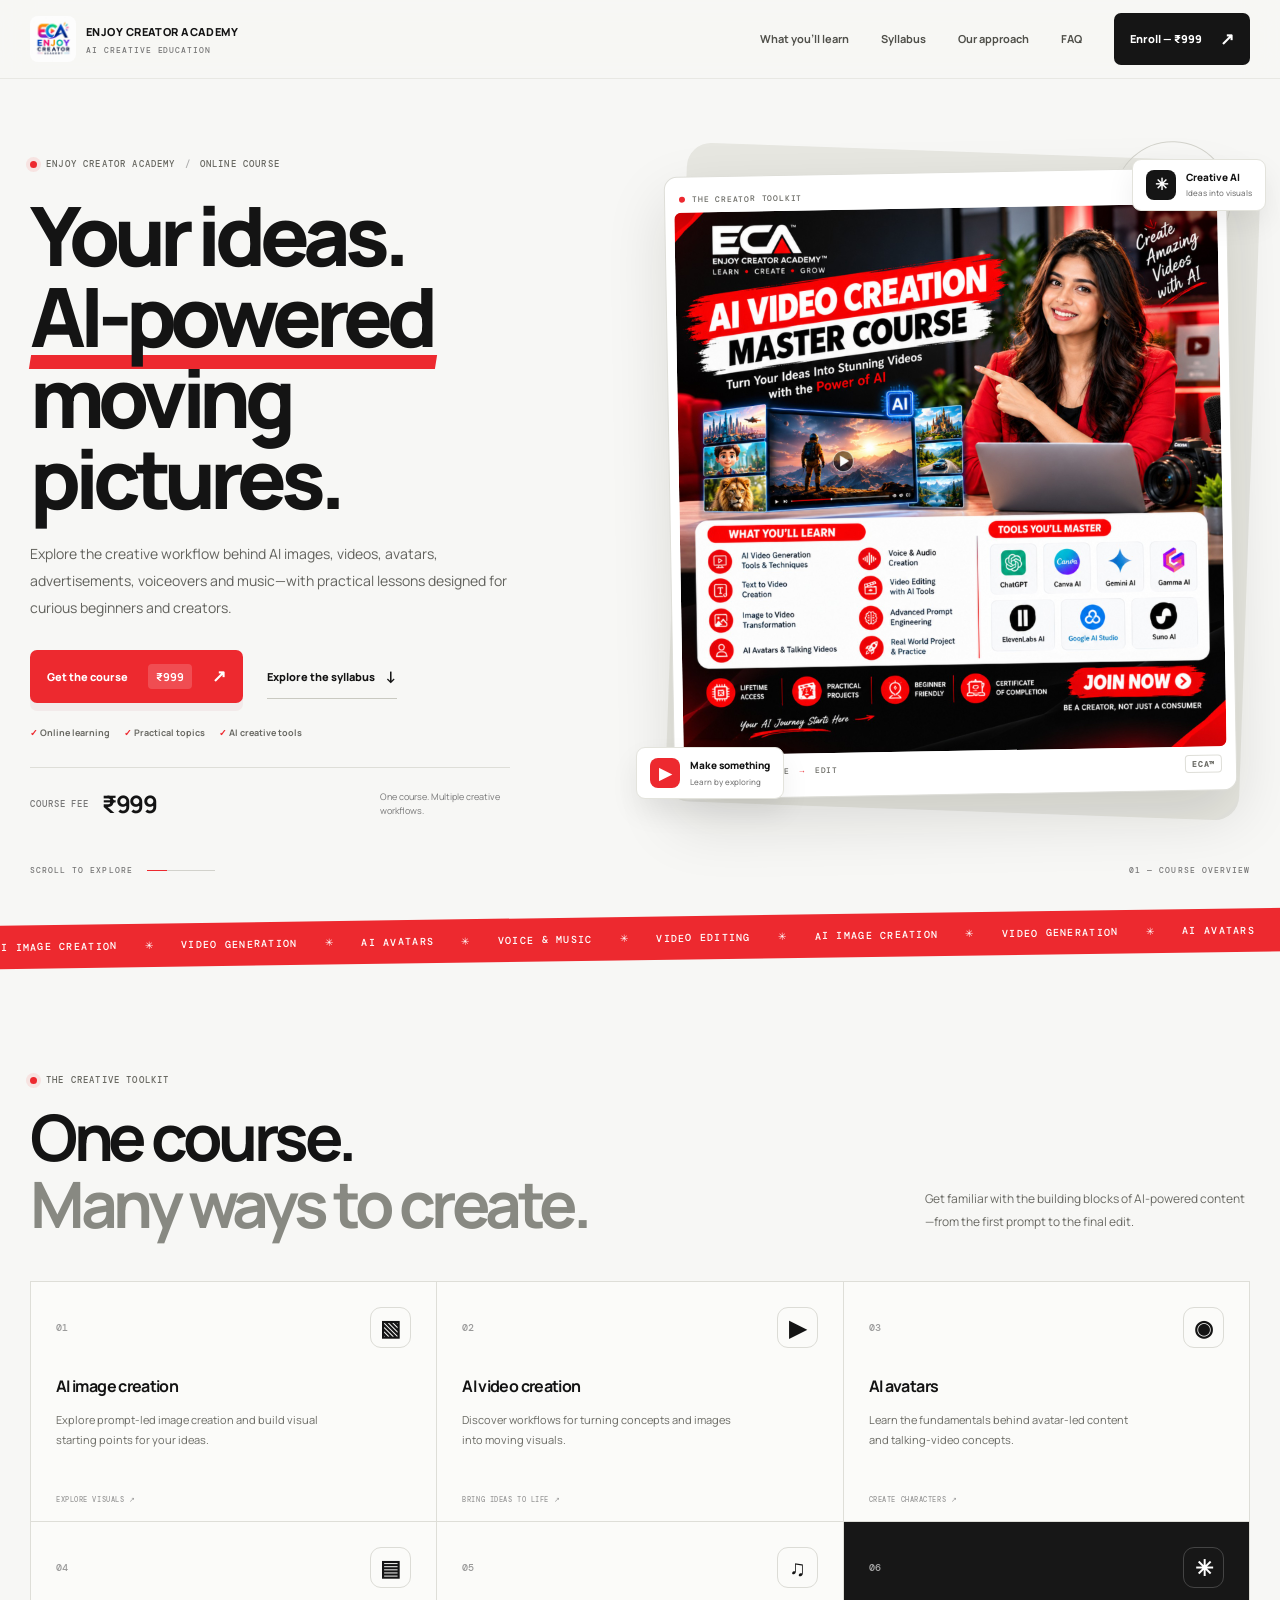
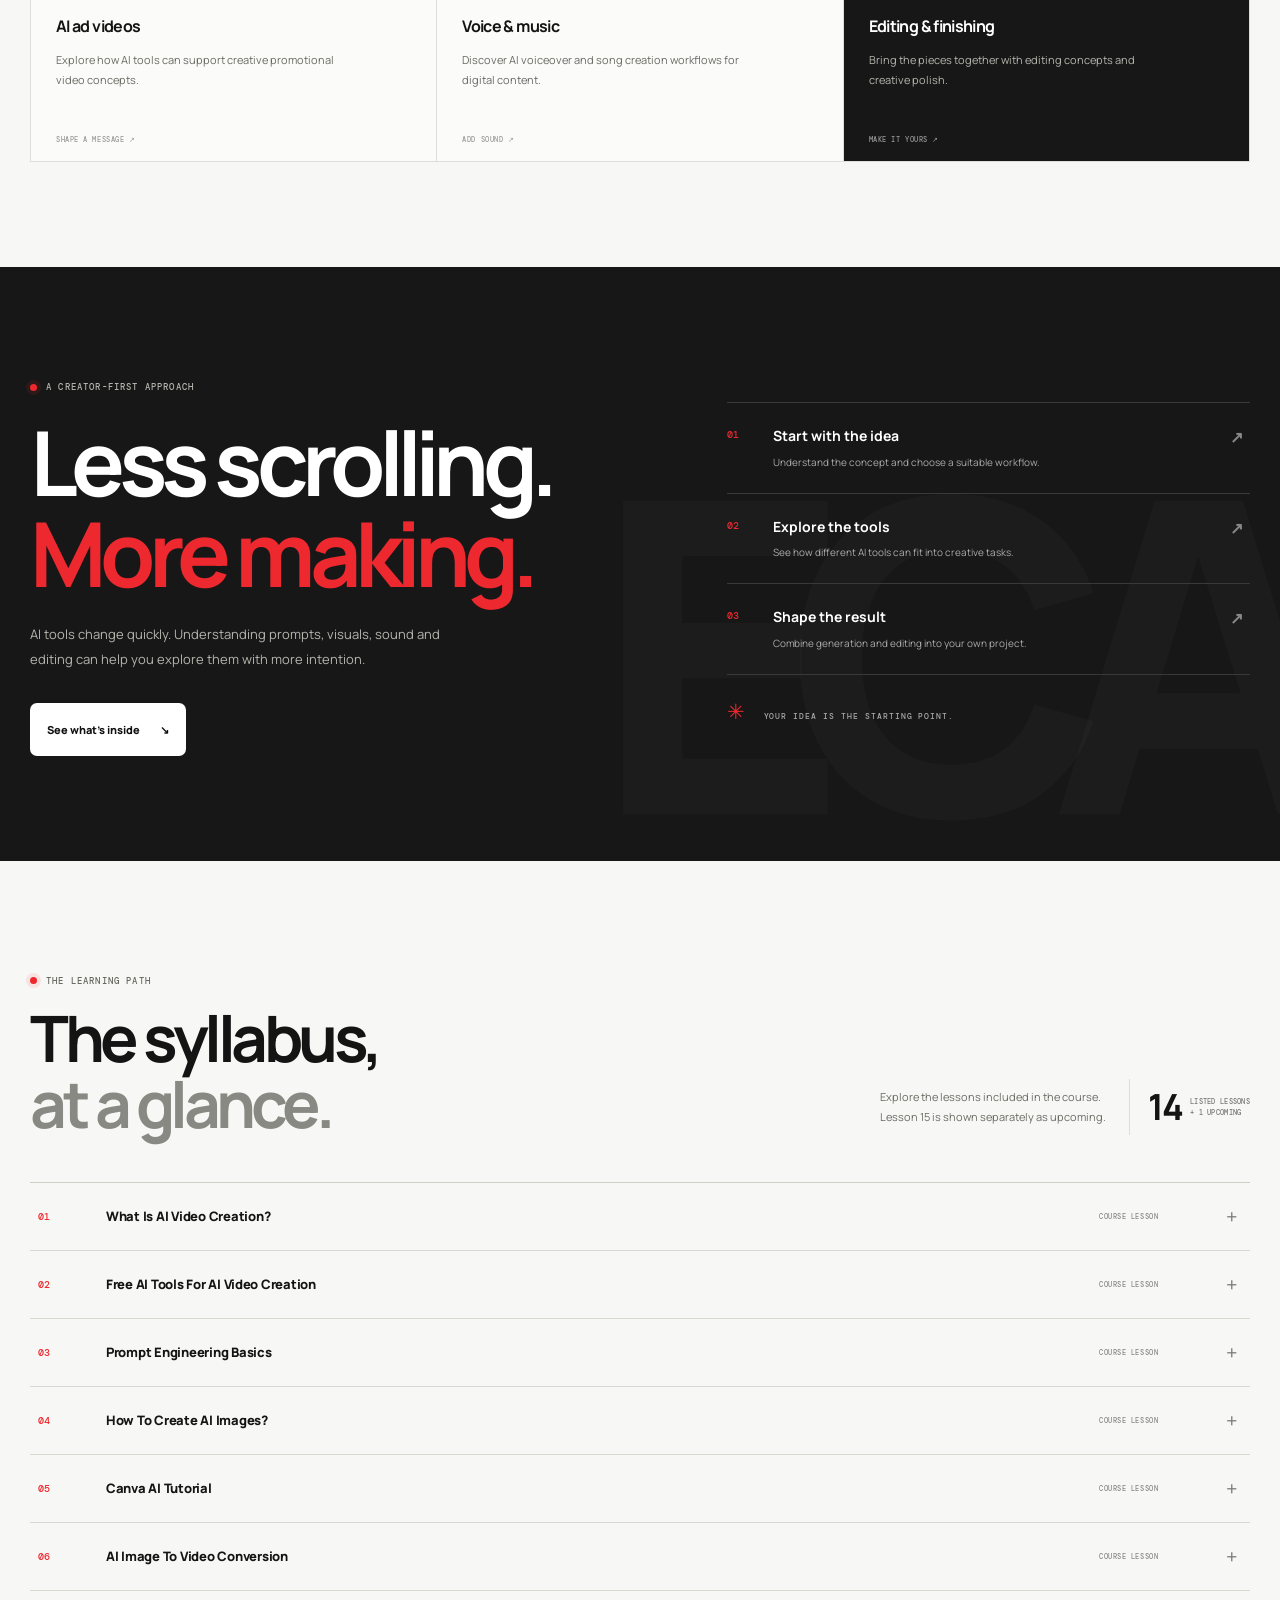
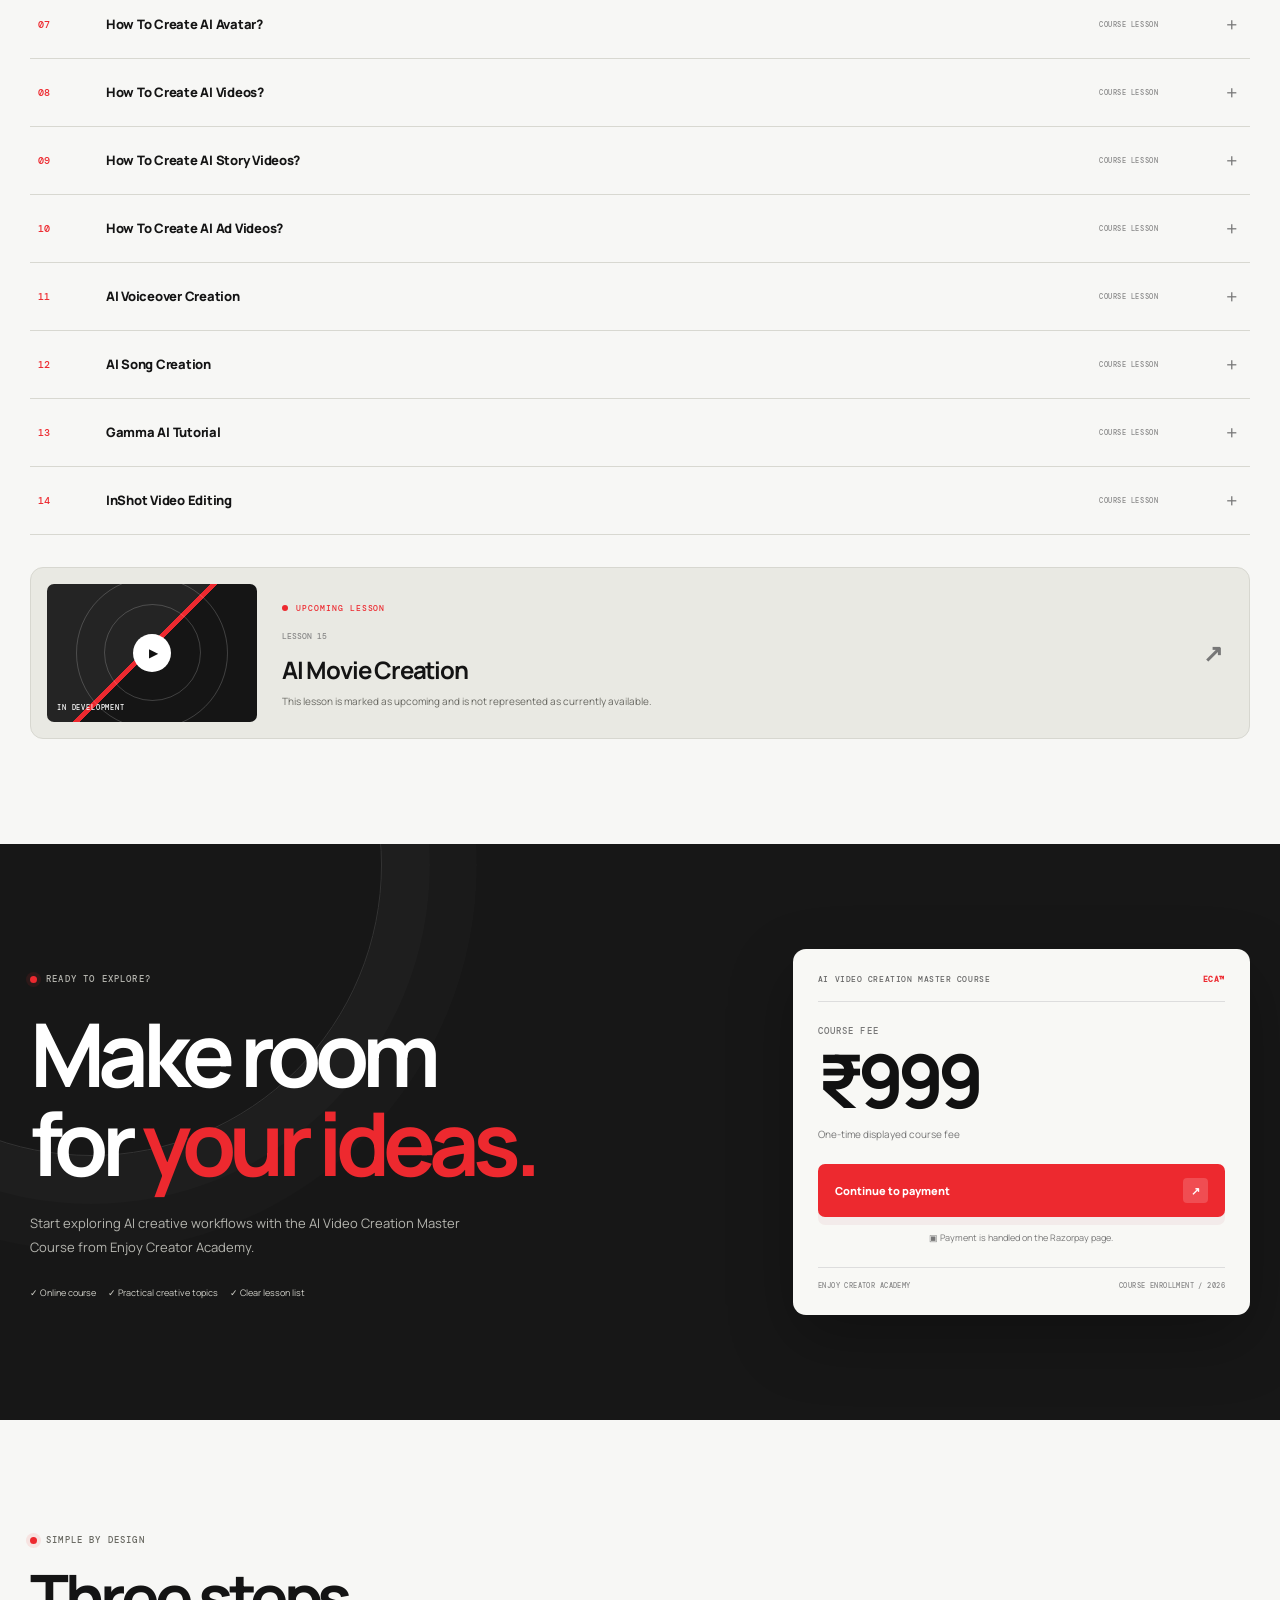
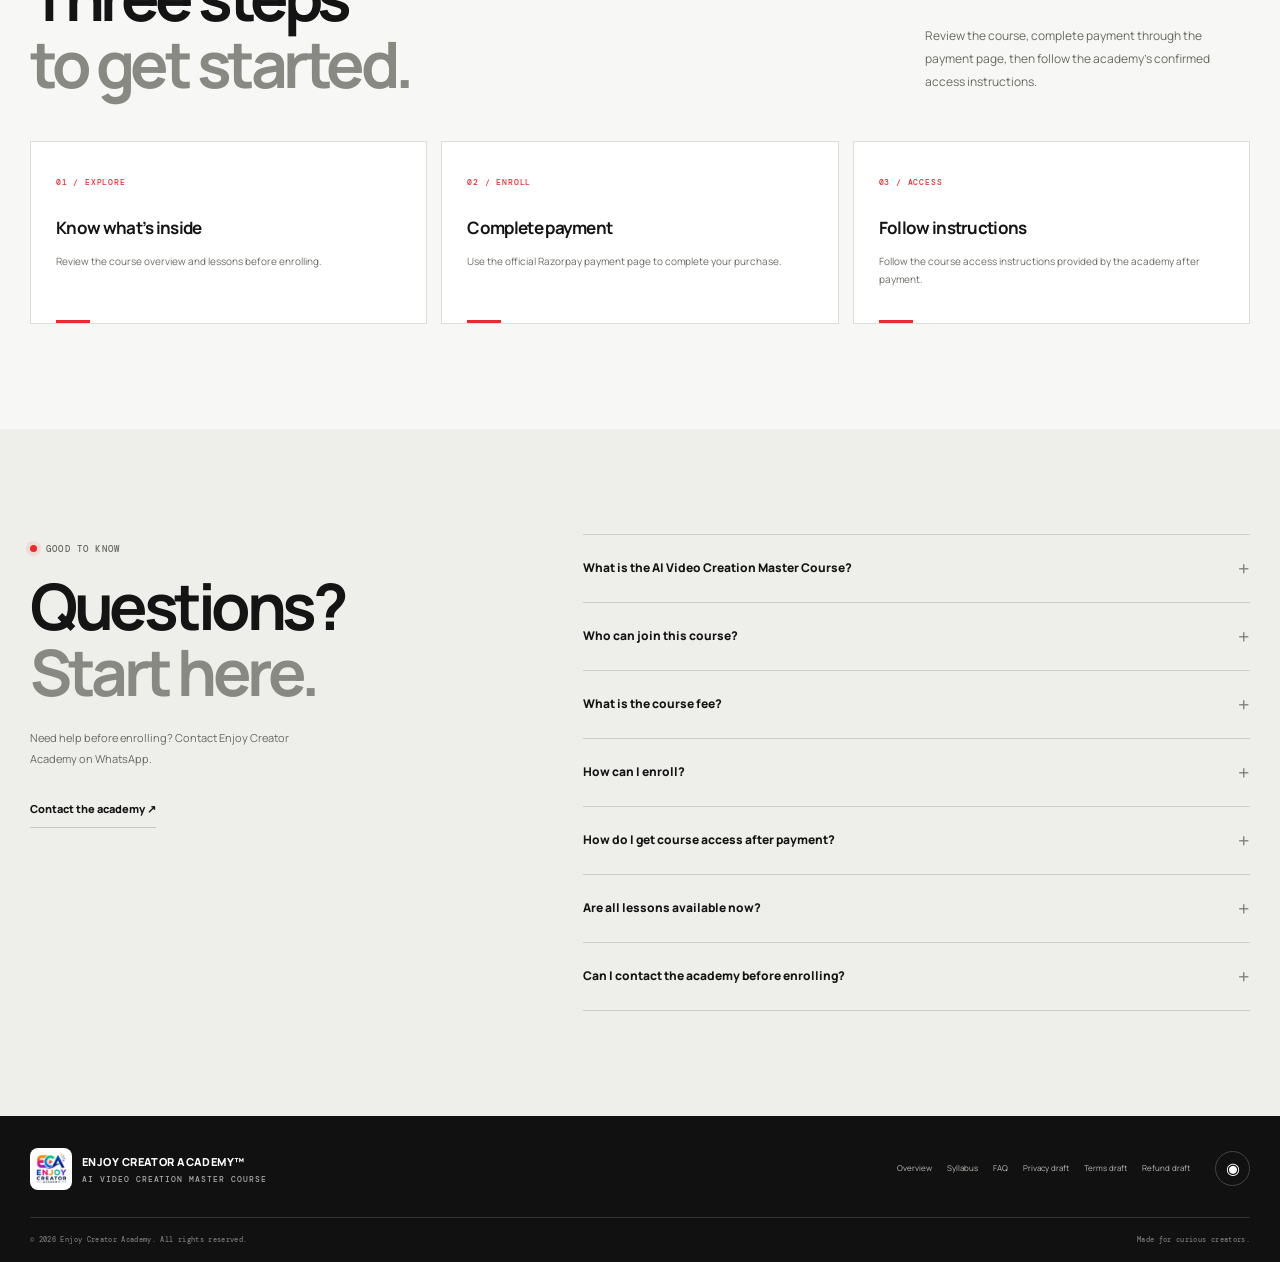
<file: index.html>
<!doctype html><html lang="en"><head><meta charset="utf-8"><meta name="viewport" content="width=device-width,initial-scale=1"><meta name="theme-color" content="#f7f7f5"><title>ENJOY CREATOR ACADEMY™ | AI Video Creation Master Course</title><meta name="description" content="Explore AI image creation, AI video creation, avatars, advertisements, voiceovers, AI songs and editing with Enjoy Creator Academy."><meta property="og:title" content="AI Video Creation Master Course | ENJOY CREATOR ACADEMY™"><meta property="og:description" content="Turn your ideas into AI-powered creative projects."><meta property="og:image" content="ai-video-course-cover.png"><link rel="preload" as="image" href="ai-video-course-cover.png"><link rel="stylesheet" href="styles.css"><script src="script.js" defer></script></head><body>
<a class="skip" href="#main">Skip to content</a><header class="header"><div class="wrap nav-wrap"><a class="brand" href="#top"><img src="eca-logo.png" alt="Enjoy Creator Academy logo"><span>ENJOY CREATOR ACADEMY<small>AI CREATIVE EDUCATION</small></span></a><button class="menu" aria-label="Open navigation" aria-expanded="false" aria-controls="nav"><i></i><i></i></button><nav id="nav"><a href="#learn">What you'll learn</a><a href="#syllabus">Syllabus</a><a href="#approach">Our approach</a><a href="#faq">FAQ</a><a class="nav-buy" href="https://rzp.io/rzp/eca-ai" target="_blank" rel="noopener noreferrer">Enroll — ₹999 <b>↗</b></a></nav></div></header>
<main id="main"><section class="hero section" id="top"><div class="wrap hero-grid"><div class="hero-copy"><p class="eyebrow reveal"><i></i> ENJOY CREATOR ACADEMY <span> / </span> ONLINE COURSE</p><h1 class="reveal d1">Your ideas.<br><em>AI-powered</em><br>moving pictures.</h1><p class="lead reveal d2">Explore the creative workflow behind AI images, videos, avatars, advertisements, voiceovers and music—with practical lessons designed for curious beginners and creators.</p><div class="actions reveal d3"><a class="button red" href="https://rzp.io/rzp/eca-ai" target="_blank" rel="noopener noreferrer">Get the course <b>₹999</b><span>↗</span></a><a class="underlink" href="#syllabus">Explore the syllabus <b>↓</b></a></div><div class="trustline reveal d3"><span>✓ Online learning</span><span>✓ Practical topics</span><span>✓ AI creative tools</span></div><div class="fee reveal d3"><small>COURSE FEE</small><strong>₹999</strong><span>One course. Multiple creative workflows.</span></div></div><div class="hero-visual reveal d2"><div class="visual-back"></div><div class="poster"><div class="poster-bar"><span><i></i> THE CREATOR TOOLKIT</span><span>01 / 15</span></div><img src="ai-video-course-cover.png" alt="AI Video Creation Master Course promotional cover" width="1024" height="1024" fetchpriority="high"><div class="poster-foot"><span>IMAGINE <b>→</b> CREATE <b>→</b> EDIT</span><strong>ECA™</strong></div></div><div class="float-card float-a"><b>✳</b><span>Creative AI<small>Ideas into visuals</small></span></div><div class="float-card float-b"><b class="play">▶</b><span>Make something<small>Learn by exploring</small></span></div></div></div><div class="wrap scrollhint"><span>SCROLL TO EXPLORE</span><i></i><span>01 — COURSE OVERVIEW</span></div></section>
<div class="ticker"><div class="ticker-inner"><span>AI IMAGE CREATION</span>✳ <span>VIDEO GENERATION</span>✳ <span>AI AVATARS</span>✳ <span>VOICE & MUSIC</span>✳ <span>VIDEO EDITING</span>✳ <span>AI IMAGE CREATION</span>✳ <span>VIDEO GENERATION</span>✳ <span>AI AVATARS</span>✳ <span>VOICE & MUSIC</span>✳ <span>VIDEO EDITING</span>✳</div></div>
<section class="section learn" id="learn"><div class="wrap"><div class="section-head reveal"><div><p class="eyebrow"><i></i> THE CREATIVE TOOLKIT</p><h2>One course.<br><span>Many ways to create.</span></h2></div><p class="intro">Get familiar with the building blocks of AI-powered content—from the first prompt to the final edit.</p></div><div class="features"><article class="feature reveal"><div><small>01</small><b>▧</b></div><h3>AI image creation</h3><p>Explore prompt-led image creation and build visual starting points for your ideas.</p><label>EXPLORE VISUALS ↗</label></article><article class="feature reveal d1"><div><small>02</small><b>▶</b></div><h3>AI video creation</h3><p>Discover workflows for turning concepts and images into moving visuals.</p><label>BRING IDEAS TO LIFE ↗</label></article><article class="feature reveal d2"><div><small>03</small><b>◉</b></div><h3>AI avatars</h3><p>Learn the fundamentals behind avatar-led content and talking-video concepts.</p><label>CREATE CHARACTERS ↗</label></article><article class="feature reveal"><div><small>04</small><b>▤</b></div><h3>AI ad videos</h3><p>Explore how AI tools can support creative promotional video concepts.</p><label>SHAPE A MESSAGE ↗</label></article><article class="feature reveal d1"><div><small>05</small><b>♫</b></div><h3>Voice & music</h3><p>Discover AI voiceover and song creation workflows for digital content.</p><label>ADD SOUND ↗</label></article><article class="feature dark-feature reveal d2"><div><small>06</small><b>✳</b></div><h3>Editing & finishing</h3><p>Bring the pieces together with editing concepts and creative polish.</p><label>MAKE IT YOURS ↗</label></article></div></div></section>
<section class="manifesto section" id="approach"><div class="wrap manifesto-grid"><div class="manifesto-copy reveal"><p class="eyebrow light"><i></i> A CREATOR-FIRST APPROACH</p><h2>Less scrolling.<br><em>More making.</em></h2><p>AI tools change quickly. Understanding prompts, visuals, sound and editing can help you explore them with more intention.</p><a class="button white" href="#syllabus">See what’s inside <b>↘</b></a></div><div class="steps-list reveal d1"><article><small>01</small><div><h3>Start with the idea</h3><p>Understand the concept and choose a suitable workflow.</p></div><b>↗</b></article><article><small>02</small><div><h3>Explore the tools</h3><p>See how different AI tools can fit into creative tasks.</p></div><b>↗</b></article><article><small>03</small><div><h3>Shape the result</h3><p>Combine generation and editing into your own project.</p></div><b>↗</b></article><div class="manifesto-note">✳ &nbsp; YOUR IDEA IS THE STARTING POINT.</div></div></div></section>
<section class="section syllabus" id="syllabus"><div class="wrap"><div class="section-head reveal"><div><p class="eyebrow"><i></i> THE LEARNING PATH</p><h2>The syllabus,<br><span>at a glance.</span></h2></div><div class="syllabus-aside"><p>Explore the lessons included in the course. Lesson 15 is shown separately as upcoming.</p><strong>14 <small>LISTED LESSONS<br>+ 1 UPCOMING</small></strong></div></div><div class="lesson-list">
<details class="lesson reveal"><summary><b>01</b><span>What Is AI Video Creation?</span><small>COURSE LESSON</small><i>+</i></summary><p>An introduction to AI video creation and the core concepts behind it.</p></details><details class="lesson reveal"><summary><b>02</b><span>Free AI Tools For AI Video Creation</span><small>COURSE LESSON</small><i>+</i></summary><p>Explore accessible tools and how they can fit into a video workflow.</p></details><details class="lesson reveal"><summary><b>03</b><span>Prompt Engineering Basics</span><small>COURSE LESSON</small><i>+</i></summary><p>Learn the basics of describing a creative idea clearly to AI tools.</p></details><details class="lesson reveal"><summary><b>04</b><span>How To Create AI Images?</span><small>COURSE LESSON</small><i>+</i></summary><p>Explore a prompt-based approach to generating visual assets.</p></details><details class="lesson reveal"><summary><b>05</b><span>Canva AI Tutorial</span><small>COURSE LESSON</small><i>+</i></summary><p>An introduction to Canva AI features for creative work.</p></details><details class="lesson reveal"><summary><b>06</b><span>AI Image To Video Conversion</span><small>COURSE LESSON</small><i>+</i></summary><p>Explore workflows that animate or transform still images into video.</p></details><details class="lesson reveal"><summary><b>07</b><span>How To Create AI Avatar?</span><small>COURSE LESSON</small><i>+</i></summary><p>Learn the fundamentals of creating AI avatar content.</p></details><details class="lesson reveal"><summary><b>08</b><span>How To Create AI Videos?</span><small>COURSE LESSON</small><i>+</i></summary><p>Explore a structured approach to generating AI videos.</p></details><details class="lesson reveal"><summary><b>09</b><span>How To Create AI Story Videos?</span><small>COURSE LESSON</small><i>+</i></summary><p>Develop a story idea into a sequence of AI-assisted visuals.</p></details><details class="lesson reveal"><summary><b>10</b><span>How To Create AI Ad Videos?</span><small>COURSE LESSON</small><i>+</i></summary><p>Explore AI-assisted promotional video concepts and structure.</p></details><details class="lesson reveal"><summary><b>11</b><span>AI Voiceover Creation</span><small>COURSE LESSON</small><i>+</i></summary><p>Discover AI voiceover creation and its role in video production.</p></details><details class="lesson reveal"><summary><b>12</b><span>AI Song Creation</span><small>COURSE LESSON</small><i>+</i></summary><p>Explore AI-generated music and song creation workflows.</p></details><details class="lesson reveal"><summary><b>13</b><span>Gamma AI Tutorial</span><small>COURSE LESSON</small><i>+</i></summary><p>An introduction to Gamma AI for visual communication and presentations.</p></details><details class="lesson reveal"><summary><b>14</b><span>InShot Video Editing</span><small>COURSE LESSON</small><i>+</i></summary><p>Explore editing basics to refine and assemble video content.</p></details></div><div class="upcoming reveal"><div class="upcoming-art"><span>▶</span><small>IN DEVELOPMENT</small></div><div><p class="up-label"><i></i> UPCOMING LESSON</p><small class="lesson-no">LESSON 15</small><h3>AI Movie Creation</h3><p>This lesson is marked as upcoming and is not represented as currently available.</p></div><b class="up-arrow">↗</b></div></div></section>
<section class="price-section section" id="enroll"><div class="wrap price-grid"><div class="price-copy reveal"><p class="eyebrow light"><i></i> READY TO EXPLORE?</p><h2>Make room<br>for <em>your ideas.</em></h2><p>Start exploring AI creative workflows with the AI Video Creation Master Course from Enjoy Creator Academy.</p><div class="price-checks"><span>✓ Online course</span><span>✓ Practical creative topics</span><span>✓ Clear lesson list</span></div></div><div class="price-card reveal d1"><div class="price-top"><span>AI VIDEO CREATION MASTER COURSE</span><b>ECA™</b></div><small>COURSE FEE</small><strong>₹999</strong><p>One-time displayed course fee</p><a class="button red pay" href="https://rzp.io/rzp/eca-ai" target="_blank" rel="noopener noreferrer">Continue to payment <b>↗</b></a><div class="payment-note">▣ Payment is handled on the Razorpay page.</div><footer>ENJOY CREATOR ACADEMY <span>COURSE ENROLLMENT / 2026</span></footer></div></div></section>
<section class="section enrollment"><div class="wrap"><div class="section-head reveal"><div><p class="eyebrow"><i></i> SIMPLE BY DESIGN</p><h2>Three steps<br><span>to get started.</span></h2></div><p class="intro">Review the course, complete payment through the payment page, then follow the academy’s confirmed access instructions.</p></div><div class="step-cards"><article class="reveal"><small>01 / EXPLORE</small><h3>Know what’s inside</h3><p>Review the course overview and lessons before enrolling.</p></article><article class="reveal d1"><small>02 / ENROLL</small><h3>Complete payment</h3><p>Use the official Razorpay payment page to complete your purchase.</p></article><article class="reveal d2"><small>03 / ACCESS</small><h3>Follow instructions</h3><p>Follow the course access instructions provided by the academy after payment.</p></article></div></div></section>
<section class="faq section" id="faq"><div class="wrap faq-grid"><div class="faq-copy reveal"><p class="eyebrow"><i></i> GOOD TO KNOW</p><h2>Questions?<br><span>Start here.</span></h2><p>Need help before enrolling? Contact Enjoy Creator Academy on WhatsApp.</p><a class="underlink" href="https://wa.me/916381046840" target="_blank" rel="noopener noreferrer">Contact the academy ↗</a></div><div class="faq-list reveal d1"><details><summary>What is the AI Video Creation Master Course?<b>+</b></summary><p>It is a course covering AI video creation, AI image creation, prompt engineering, avatars, advertisements, voiceovers, AI songs and video editing.</p></details><details><summary>Who can join this course?<b>+</b></summary><p>The course is intended for beginners, content creators, aspiring freelancers and people interested in AI-powered creative workflows.</p></details><details><summary>What is the course fee?<b>+</b></summary><p>The displayed course fee is ₹999.</p></details><details><summary>How can I enroll?<b>+</b></summary><p>Click an Enroll or payment button to proceed to the provided Razorpay payment page.</p></details><details><summary>How do I get course access after payment?<b>+</b></summary><p>Follow the course access instructions provided by Enjoy Creator Academy after payment. Contact the academy through WhatsApp if you need help.</p></details><details><summary>Are all lessons available now?<b>+</b></summary><p>Lessons 01 to 14 are listed as course lessons. Lesson 15, AI Movie Creation, is marked as upcoming.</p></details><details><summary>Can I contact the academy before enrolling?<b>+</b></summary><p>Yes. Use the WhatsApp contact link on this page to contact Enjoy Creator Academy.</p></details></div></div></section></main>
<footer class="footer"><div class="wrap footer-main"><a class="brand footer-brand" href="#top"><img src="eca-logo.png" alt=""><span>ENJOY CREATOR ACADEMY™<small>AI VIDEO CREATION MASTER COURSE</small></span></a><div class="footer-links"><a href="#top">Overview</a><a href="#syllabus">Syllabus</a><a href="#faq">FAQ</a><a href="privacy-policy.html">Privacy draft</a><a href="terms-and-conditions.html">Terms draft</a><a href="refund-cancellation.html">Refund draft</a></div><a class="wa" href="https://wa.me/916381046840" target="_blank" rel="noopener noreferrer" aria-label="Contact Enjoy Creator Academy on WhatsApp">◉</a></div><div class="wrap footer-bottom"><span>© 2026 Enjoy Creator Academy. All rights reserved.</span><span>Made for curious creators.</span></div></footer><a class="sticky-buy" href="https://rzp.io/rzp/eca-ai" target="_blank" rel="noopener noreferrer">Enroll now <b>₹999</b><span>↗</span></a></body></html>
</file>
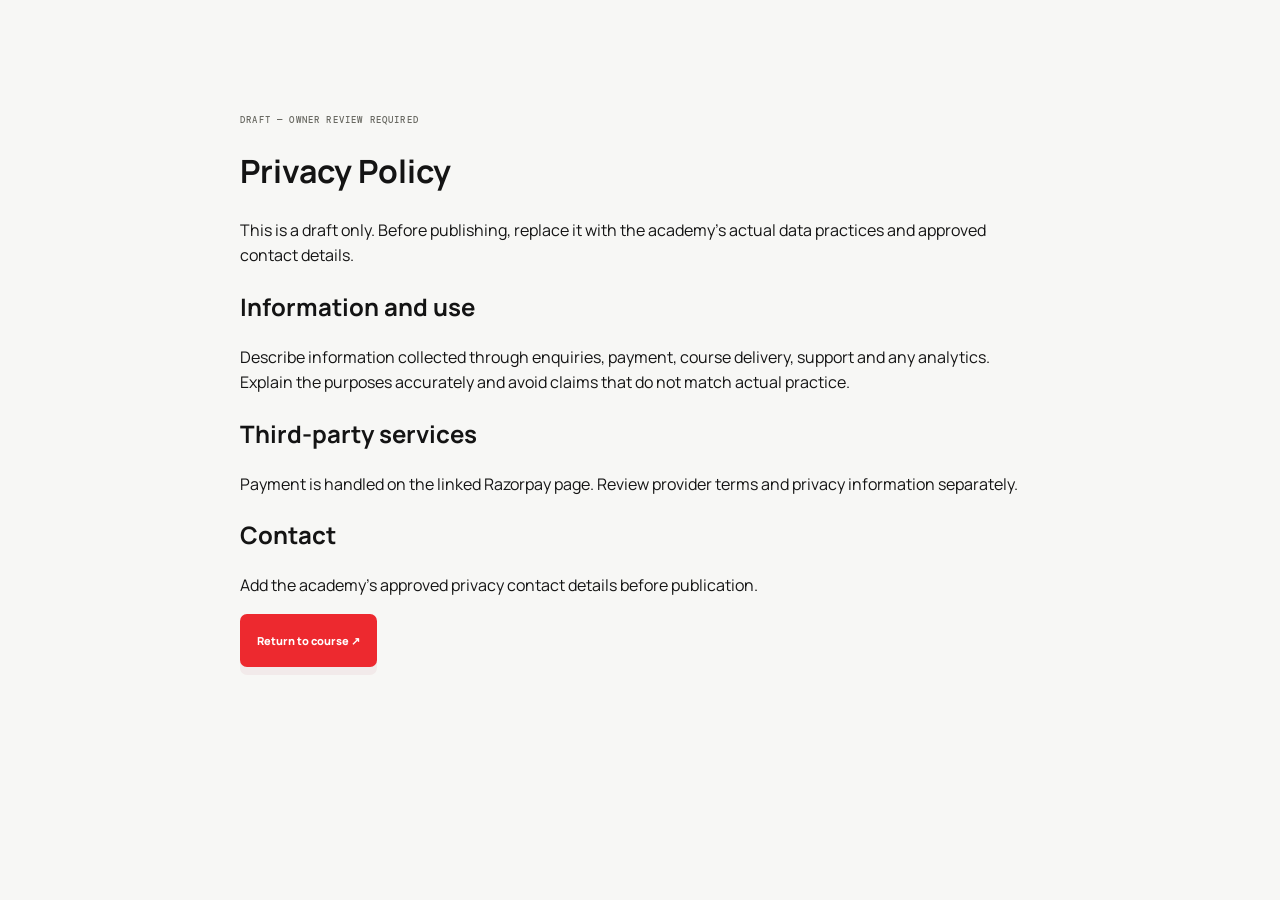
<file: privacy-policy.html>
<!doctype html><html lang="en"><head><meta charset="utf-8"><meta name="viewport" content="width=device-width,initial-scale=1"><title>Privacy Policy Draft | ECA</title><link rel="stylesheet" href="styles.css"></head><body><main class="section"><div class="wrap" style="max-width:800px"><p class="eyebrow">DRAFT — OWNER REVIEW REQUIRED</p><h1>Privacy Policy</h1><p>This is a draft only. Before publishing, replace it with the academy's actual data practices and approved contact details.</p><h2>Information and use</h2><p>Describe information collected through enquiries, payment, course delivery, support and any analytics. Explain the purposes accurately and avoid claims that do not match actual practice.</p><h2>Third-party services</h2><p>Payment is handled on the linked Razorpay page. Review provider terms and privacy information separately.</p><h2>Contact</h2><p>Add the academy's approved privacy contact details before publication.</p><a class="button red" href="index.html">Return to course ↗</a></div></main></body></html>
</file>
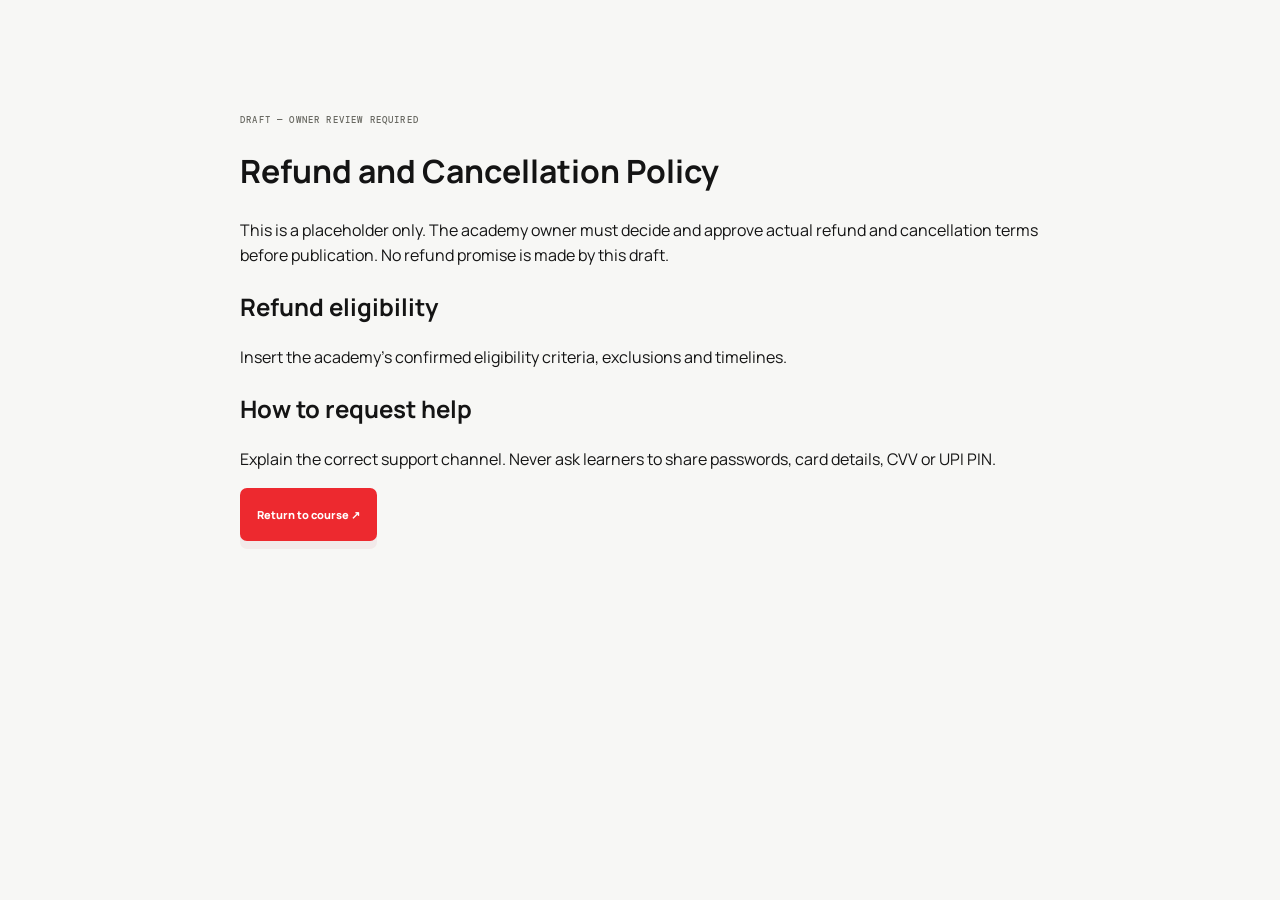
<file: refund-cancellation.html>
<!doctype html><html lang="en"><head><meta charset="utf-8"><meta name="viewport" content="width=device-width,initial-scale=1"><title>Refund and Cancellation Draft | ECA</title><link rel="stylesheet" href="styles.css"></head><body><main class="section"><div class="wrap" style="max-width:800px"><p class="eyebrow">DRAFT — OWNER REVIEW REQUIRED</p><h1>Refund and Cancellation Policy</h1><p>This is a placeholder only. The academy owner must decide and approve actual refund and cancellation terms before publication. No refund promise is made by this draft.</p><h2>Refund eligibility</h2><p>Insert the academy's confirmed eligibility criteria, exclusions and timelines.</p><h2>How to request help</h2><p>Explain the correct support channel. Never ask learners to share passwords, card details, CVV or UPI PIN.</p><a class="button red" href="index.html">Return to course ↗</a></div></main></body></html>
</file>
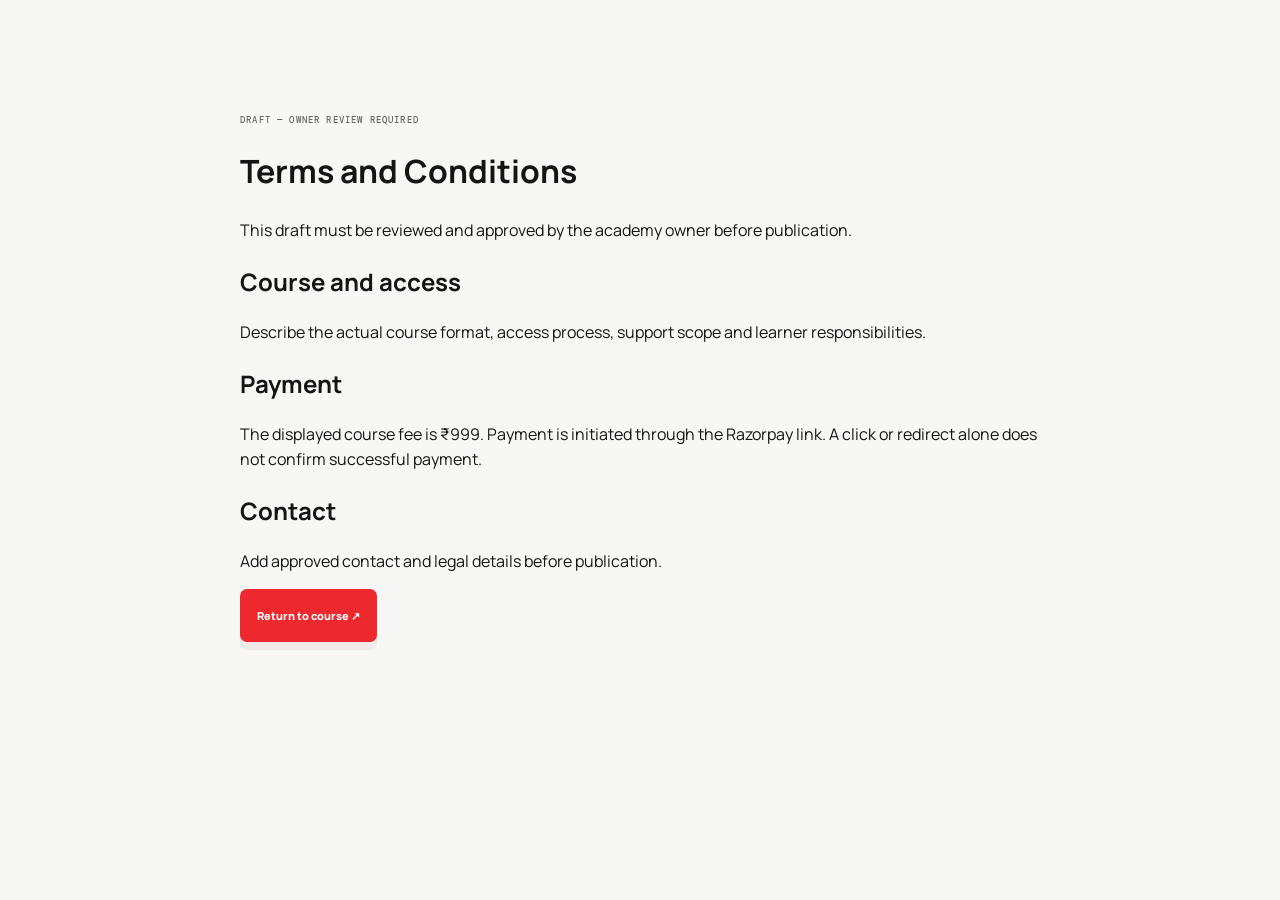
<file: terms-and-conditions.html>
<!doctype html><html lang="en"><head><meta charset="utf-8"><meta name="viewport" content="width=device-width,initial-scale=1"><title>Terms and Conditions Draft | ECA</title><link rel="stylesheet" href="styles.css"></head><body><main class="section"><div class="wrap" style="max-width:800px"><p class="eyebrow">DRAFT — OWNER REVIEW REQUIRED</p><h1>Terms and Conditions</h1><p>This draft must be reviewed and approved by the academy owner before publication.</p><h2>Course and access</h2><p>Describe the actual course format, access process, support scope and learner responsibilities.</p><h2>Payment</h2><p>The displayed course fee is ₹999. Payment is initiated through the Razorpay link. A click or redirect alone does not confirm successful payment.</p><h2>Contact</h2><p>Add approved contact and legal details before publication.</p><a class="button red" href="index.html">Return to course ↗</a></div></main></body></html>
</file>
<file: styles.css>
@import url('https://fonts.googleapis.com/css2?family=DM+Mono:wght@400;500&family=Manrope:wght@400;500;600;700;800&display=swap');
:root{--bg:#f7f7f5;--ink:#141414;--muted:#696963;--line:#deded8;--red:#ed292f;--dark:#171717;--max:1220px}*{box-sizing:border-box}html{scroll-behavior:smooth;scroll-padding-top:90px}body{margin:0;background:var(--bg);color:var(--ink);font-family:Manrope,Arial,sans-serif;line-height:1.55;overflow-x:hidden}a{color:inherit;text-decoration:none}img{display:block;max-width:100%;height:auto}.wrap{width:min(var(--max),calc(100% - 56px));margin:auto}.section{padding:105px 0}.skip{position:fixed;top:-80px;left:15px;background:#111;color:white;padding:12px;z-index:2000}.skip:focus{top:15px}.header{position:sticky;top:0;z-index:1000;background:rgba(247,247,245,.91);backdrop-filter:blur(16px);border-bottom:1px solid #e8e8e3}.nav-wrap{min-height:78px;display:flex;align-items:center;justify-content:space-between;gap:25px}.brand{display:flex;align-items:center;gap:10px;font-size:11px;font-weight:800;letter-spacing:.04em}.brand img{width:46px;height:46px;object-fit:contain;border-radius:8px}.brand small{display:block;margin-top:4px;font:500 8px 'DM Mono',monospace;color:#777;letter-spacing:.12em}.header nav{display:flex;align-items:center;gap:clamp(15px,2.5vw,32px)}.header nav>a:not(.nav-buy){font-size:11px;font-weight:700;color:#50504a;position:relative;padding:10px 0}.header nav>a:not(.nav-buy):after{content:'';position:absolute;bottom:3px;left:0;width:0;height:2px;background:var(--red);transition:width .2s}.header nav>a:hover:after,.header nav>a[aria-current=location]:after{width:100%}.nav-buy{display:flex;align-items:center;gap:18px;background:#151515;color:#fff;padding:13px 16px;border-radius:7px;font-size:11px;font-weight:800;transition:.2s}.nav-buy:hover{background:var(--red);transform:translateY(-2px)}.nav-buy b{font-size:17px}.menu{display:none}
.hero{padding-top:70px;padding-bottom:42px}.hero-grid{display:grid;grid-template-columns:.94fr 1.06fr;gap:clamp(35px,7vw,95px);align-items:center;min-height:590px}.eyebrow{display:flex;align-items:center;gap:9px;font:500 9px 'DM Mono',monospace;letter-spacing:.13em;color:#686861}.eyebrow i{width:7px;height:7px;background:var(--red);border-radius:50%;box-shadow:0 0 0 4px #ed292f19;flex-shrink:0}.eyebrow span{color:#aaa}.hero h1{font-size:clamp(48px,6.4vw,84px);line-height:.99;letter-spacing:-.075em;margin:25px 0 22px;font-weight:800}.hero h1 em{font-style:normal;position:relative;z-index:0}.hero h1 em:after{content:'';position:absolute;z-index:-1;left:0;right:-4px;bottom:3px;height:14px;background:var(--red);transform:skew(-9deg)}.lead{max-width:500px;font-size:14px;line-height:1.9;color:#62625d}.actions{display:flex;align-items:center;gap:24px;flex-wrap:wrap;margin-top:29px}.button{display:inline-flex;align-items:center;justify-content:space-between;gap:20px;min-height:53px;padding:0 17px;border-radius:7px;font-size:11px;font-weight:800;transition:transform .22s,background .22s,box-shadow .22s}.button:hover{transform:translateY(-3px)}.red{background:var(--red);color:white;box-shadow:0 8px 0 #a10f160d}.red:hover{background:#c91720;box-shadow:0 12px 24px #ed292f2c}.red b{padding:4px 8px;border-radius:4px;background:#ffffff2b}.red span{font-size:17px}.underlink{display:inline-flex;align-items:center;gap:10px;border-bottom:1px solid #c9c9c1;padding:9px 0;font-size:11px;font-weight:800}.underlink b{font-size:16px;transition:transform .2s}.underlink:hover b{transform:translate(3px,-2px)}.trustline{display:flex;flex-wrap:wrap;gap:14px;margin-top:23px;font-size:9px;font-weight:700;color:#696963}.trustline span:first-letter{color:var(--red)}.fee{display:flex;align-items:center;gap:13px;max-width:480px;border-top:1px solid var(--line);padding-top:17px;margin-top:27px}.fee small{font:500 9px 'DM Mono',monospace;letter-spacing:.1em;color:#777}.fee strong{font-size:24px;letter-spacing:-.06em}.fee span{margin-left:auto;max-width:130px;font-size:9px;line-height:1.5;color:#777}.hero-visual{position:relative;padding:20px 18px 24px;isolation:isolate}.visual-back{position:absolute;z-index:-1;inset:0 0 8px 25px;border-radius:24px;background:#e7e7e1;transform:rotate(2deg)}.visual-back:after{content:'';position:absolute;top:-18px;right:5%;width:115px;height:115px;border:1px solid #d3d3cc;border-radius:50%}.poster{background:white;border:1px solid #deded8;border-radius:13px;padding:9px;box-shadow:0 24px 60px #15151020;transform:rotate(-1deg);transition:transform .4s,box-shadow .4s}.poster:hover{transform:rotate(0) translateY(-5px);box-shadow:0 32px 75px #1515102c}.poster-bar,.poster-foot{display:flex;align-items:center;justify-content:space-between;gap:12px;padding:8px 5px;font:500 8px 'DM Mono',monospace;letter-spacing:.1em;color:#696963}.poster-bar span:first-child{display:flex;align-items:center;gap:7px}.poster-bar i{width:6px;height:6px;border-radius:50%;background:var(--red)}.poster img{width:100%;aspect-ratio:1/1;object-fit:cover;border-radius:7px}.poster-foot b{color:var(--red);margin:0 4px}.poster-foot strong{border:1px solid var(--line);padding:3px 6px;border-radius:4px}.float-card{position:absolute;z-index:2;display:flex;align-items:center;gap:10px;padding:10px 13px;background:white;border:1px solid #e3e3dc;border-radius:9px;box-shadow:0 13px 28px #00000012;animation:float 5s ease-in-out infinite}.float-card>b{display:grid;place-items:center;width:30px;height:30px;border-radius:8px;background:#151515;color:#fff;font-size:16px}.float-card span{font-size:10px;font-weight:800}.float-card small{display:block;margin-top:2px;font-size:8px;font-weight:500;color:#777}.float-card .play{background:var(--red)}.float-a{top:1%;right:-16px}.float-b{bottom:3%;left:-15px;animation-delay:-2.5s}.scrollhint{display:flex;align-items:center;gap:14px;margin-top:43px;font:500 8px 'DM Mono',monospace;letter-spacing:.13em;color:#777}.scrollhint i{width:68px;height:1px;background:#d2d2cc;position:relative;overflow:hidden}.scrollhint i:after{content:'';position:absolute;width:30%;height:1px;background:var(--red);animation:scan 2s infinite}.scrollhint span:last-child{margin-left:auto}.ticker{overflow:hidden;background:var(--red);color:white;padding:15px 0;transform:rotate(-.8deg) scale(1.01)}.ticker-inner{display:flex;align-items:center;justify-content:space-around;gap:25px;min-width:max-content;animation:ticker 34s linear infinite;font:500 10px 'DM Mono',monospace;letter-spacing:.12em}.ticker-inner:nth-child(odd){gap:27px}
.section-head{display:flex;align-items:flex-end;justify-content:space-between;gap:35px;margin-bottom:44px}.section-head h2,.faq-copy h2{font-size:clamp(40px,5vw,64px);line-height:1.04;letter-spacing:-.07em;margin:18px 0 0}.section-head h2 span,.faq-copy h2 span{color:#888982}.intro{max-width:325px;margin:0 0 4px;font-size:12px;line-height:1.9;color:#696963}.features{display:grid;grid-template-columns:repeat(3,minmax(0,1fr));border-left:1px solid var(--line);border-top:1px solid var(--line)}.feature{position:relative;min-height:240px;padding:25px 25px 32px;border-right:1px solid var(--line);border-bottom:1px solid var(--line);background:#ffffff68;transition:transform .3s,background .3s,box-shadow .3s;overflow:hidden}.feature:hover{background:white;transform:translateY(-5px);box-shadow:0 18px 36px #0000000c;z-index:2}.feature>div{display:flex;align-items:center;justify-content:space-between}.feature small{font:500 10px 'DM Mono',monospace;color:#999}.feature>div b{width:41px;height:41px;display:grid;place-items:center;border:1px solid #dcdcd6;border-radius:11px;font-size:22px;transition:.25s}.feature:hover>div b{background:var(--red);color:white;border-color:var(--red)}.feature h3{font-size:16px;letter-spacing:-.04em;margin:26px 0 8px}.feature p{max-width:280px;font-size:11px;line-height:1.8;color:#6a6a64}.feature label{position:absolute;bottom:17px;left:25px;font:500 7px 'DM Mono',monospace;letter-spacing:.08em;color:#999}.dark-feature{background:#171717;color:#fff}.dark-feature p{color:#b6b6af}.dark-feature small{color:#aaa}.dark-feature>div b{border-color:#444}.dark-feature:hover{background:#252525}
.manifesto{background:#171717;color:#fff;position:relative;overflow:hidden}.manifesto:after{content:'ECA';position:absolute;right:-15px;bottom:-125px;font-size:clamp(230px,34vw,470px);font-weight:800;letter-spacing:-.12em;color:#ffffff06;pointer-events:none}.manifesto-grid{display:grid;grid-template-columns:1fr .9fr;gap:clamp(45px,9vw,140px);align-items:center;position:relative;z-index:1}.light{color:#b4b4ae}.manifesto h2,.price-copy h2{font-size:clamp(55px,7vw,90px);line-height:1.01;letter-spacing:-.075em;margin:24px 0}.manifesto h2 em,.price-copy h2 em{font-style:normal;color:var(--red)}.manifesto-copy>p:not(.eyebrow),.price-copy>p:not(.eyebrow){max-width:440px;font-size:13px;line-height:1.9;color:#b5b5af}.white{background:white;color:#111;margin-top:18px}.white:hover{background:var(--red);color:white}.steps-list{border-top:1px solid #393939}.steps-list article{display:grid;grid-template-columns:32px 1fr 20px;gap:14px;padding:22px 0;border-bottom:1px solid #393939;transition:padding .2s}.steps-list article:hover{padding-left:7px}.steps-list article>small{font:500 10px 'DM Mono',monospace;color:var(--red);padding-top:3px}.steps-list h3{font-size:14px;margin:0}.steps-list p{font-size:10px;line-height:1.8;color:#aaa;margin:6px 0 0}.steps-list article>b{color:#888}.manifesto-note{margin-top:23px;font:500 8px 'DM Mono',monospace;letter-spacing:.12em;color:#aaa}.manifesto-note:first-letter{color:var(--red);font-size:21px}
.syllabus-aside{display:flex;align-items:center;gap:22px;max-width:370px}.syllabus-aside p{font-size:11px;line-height:1.8;color:#6c6c65}.syllabus-aside strong{display:flex;align-items:center;gap:8px;font-size:36px;letter-spacing:-.06em;border-left:1px solid var(--line);padding-left:18px;flex-shrink:0}.syllabus-aside strong small{font:500 7px 'DM Mono',monospace;line-height:1.6;letter-spacing:.04em;color:#777}.lesson-list{border-top:1px solid #cecec7}.lesson{border-bottom:1px solid #d8d8d1}.lesson summary{display:grid;grid-template-columns:55px 1fr 110px 20px;align-items:center;gap:13px;list-style:none;cursor:pointer;padding:18px 8px;transition:background .2s,padding .2s}.lesson summary::-webkit-details-marker{display:none}.lesson summary:hover{background:#fff;padding-left:15px}.lesson summary>b{font:500 10px 'DM Mono',monospace;color:var(--red)}.lesson summary>span{font-size:13px;font-weight:800;letter-spacing:-.02em}.lesson summary small{font:500 7px 'DM Mono',monospace;letter-spacing:.08em;color:#888}.lesson summary i{font-style:normal;font-size:20px;text-align:center;color:#777;transition:transform .2s}.lesson[open] summary i{transform:rotate(45deg);color:var(--red)}.lesson>p{margin:0;padding:0 45px 20px 76px;font-size:11px;color:#696963;line-height:1.8;animation:detail .2s ease}.upcoming{display:grid;grid-template-columns:210px 1fr 30px;align-items:center;gap:25px;margin-top:32px;padding:16px;background:#e9e9e3;border:1px solid #d7d7d0;border-radius:13px;transition:transform .3s,box-shadow .3s}.upcoming:hover{transform:translateY(-4px);box-shadow:0 18px 35px #0000000b}.upcoming-art{height:138px;display:grid;place-items:center;position:relative;overflow:hidden;border-radius:7px;background:linear-gradient(135deg,#242424 0 47%,#ed292f 47% 49%,#151515 49%)}.upcoming-art:before,.upcoming-art:after{content:'';position:absolute;width:150px;height:150px;border:1px solid #ffffff30;border-radius:50%}.upcoming-art:after{width:95px;height:95px}.upcoming-art span{z-index:1;width:38px;height:38px;display:grid;place-items:center;border-radius:50%;background:white;color:#111;font-size:12px;padding-left:2px}.upcoming-art small{position:absolute;bottom:10px;left:10px;color:white;font:500 7px 'DM Mono',monospace;letter-spacing:.12em}.up-label{display:flex;align-items:center;gap:8px;color:var(--red);font:500 8px 'DM Mono',monospace;letter-spacing:.12em}.up-label i{width:6px;height:6px;border-radius:50%;background:var(--red)}.lesson-no{font:500 8px 'DM Mono',monospace;color:#888}.upcoming h3{font-size:24px;letter-spacing:-.05em;margin:5px 0}.upcoming div>p:last-child{font-size:10px;line-height:1.7;color:#696963;margin:0}.up-arrow{font-size:24px;color:#777}
.price-section{background:#171717;color:white;position:relative;overflow:hidden}.price-section:before{content:'';position:absolute;top:-270px;left:-200px;width:580px;height:580px;border:1px solid #333;border-radius:50%;box-shadow:0 0 0 48px #ffffff04,0 0 0 95px #ffffff03}.price-grid{display:grid;grid-template-columns:1fr .72fr;gap:clamp(45px,10vw,135px);align-items:center;position:relative}.price-copy h2{font-size:clamp(57px,7vw,88px)}.price-checks{display:flex;flex-wrap:wrap;gap:12px;margin-top:26px}.price-checks span{font-size:9px;color:#d1d1ca}.price-card{padding:25px;background:#f8f8f5;color:#111;border-radius:13px;box-shadow:0 24px 65px #0004;transform:rotate(1deg);transition:transform .35s,box-shadow .35s}.price-card:hover{transform:rotate(0) translateY(-5px);box-shadow:0 32px 80px #0006}.price-top{display:flex;justify-content:space-between;gap:12px;border-bottom:1px solid #ddd;padding-bottom:17px;font:500 8px 'DM Mono',monospace;letter-spacing:.07em;color:#666}.price-top b{color:var(--red)}.price-card>small{display:block;margin-top:23px;font:500 9px 'DM Mono',monospace;letter-spacing:.12em;color:#777}.price-card>strong{display:block;font-size:clamp(55px,6vw,74px);line-height:1.15;letter-spacing:-.08em}.price-card>p{font-size:10px;color:#777;margin:5px 0 22px}.pay{width:100%}.payment-note{text-align:center;margin-top:14px;font-size:9px;color:#777}.price-card footer{display:flex;justify-content:space-between;gap:8px;border-top:1px solid #ddd;margin-top:22px;padding-top:13px;font:500 7px 'DM Mono',monospace;letter-spacing:.06em;color:#888}.enrollment .step-cards{display:grid;grid-template-columns:repeat(3,1fr);gap:14px}.step-cards article{background:white;border:1px solid var(--line);padding:25px;min-height:180px;position:relative;transition:transform .3s,border .3s}.step-cards article:hover{transform:translateY(-5px);border-color:#b5b5ad}.step-cards small{font:500 8px 'DM Mono',monospace;letter-spacing:.1em;color:var(--red)}.step-cards h3{font-size:17px;letter-spacing:-.04em;margin:23px 0 8px}.step-cards p{font-size:10px;line-height:1.8;color:#6c6c65}.step-cards article:after{content:'';position:absolute;bottom:0;left:25px;width:34px;height:3px;background:var(--red);transition:width .3s}.step-cards article:hover:after{width:calc(100% - 50px)}.faq{background:#eeeeea}.faq-grid{display:grid;grid-template-columns:.7fr 1.1fr;gap:clamp(45px,10vw,135px)}.faq-copy>p:not(.eyebrow){max-width:280px;font-size:11px;line-height:1.9;color:#696963;margin:22px 0}.faq-list{border-top:1px solid #cecec7}.faq-list details{border-bottom:1px solid #cecec7}.faq-list summary{display:flex;align-items:center;justify-content:space-between;gap:18px;padding:18px 0;cursor:pointer;list-style:none;font-size:12px;font-weight:800}.faq-list summary::-webkit-details-marker{display:none}.faq-list summary b{font-size:20px;font-weight:400;color:#777;transition:transform .2s}.faq-list details[open] summary b{transform:rotate(45deg);color:var(--red)}.faq-list details p{font-size:11px;line-height:1.8;color:#696963;margin:0;padding:0 35px 20px 0;animation:detail .2s ease}.footer{background:#111;color:white;padding:32px 0 18px}.footer-main{display:flex;align-items:center;gap:25px;padding-bottom:27px;border-bottom:1px solid #333}.footer-brand{min-width:220px}.footer-brand img{width:42px;height:42px}.footer-brand small{color:#aaa}.footer-links{display:flex;flex-wrap:wrap;gap:15px;margin-left:auto}.footer-links a{font-size:8px;color:#b7b7b1}.footer-links a:hover{color:white}.wa{width:35px;height:35px;display:grid;place-items:center;border:1px solid #444;border-radius:50%;transition:background .2s}.wa:hover{background:var(--red)}.footer-bottom{display:flex;justify-content:space-between;gap:15px;padding-top:17px;color:#777;font:500 7px 'DM Mono',monospace;letter-spacing:.05em}.sticky-buy{display:none}.reveal{opacity:1;transform:none;transition:opacity .7s cubic-bezier(.2,.7,.2,1),transform .7s cubic-bezier(.2,.7,.2,1)}html.js-motion .reveal{opacity:0;transform:translateY(23px)}html.js-motion .reveal.visible{opacity:1;transform:translateY(0)}.d1{transition-delay:.1s}.d2{transition-delay:.2s}.d3{transition-delay:.3s}@keyframes float{0%,100%{transform:translateY(0)}50%{transform:translateY(-8px)}}@keyframes ticker{to{transform:translateX(-50%)}}@keyframes scan{0%{left:-30%}100%{left:100%}}@keyframes detail{from{opacity:0;transform:translateY(-4px)}to{opacity:1;transform:translateY(0)}}
@media(max-width:980px){.header nav{gap:14px}.header nav>a:not(.nav-buy){font-size:10px}.brand{font-size:10px}.hero-grid{gap:35px}.section{padding:85px 0}.feature{padding:22px;min-height:225px}.footer-main{flex-wrap:wrap}.footer-links{order:3;width:100%;margin:0}}
@media(max-width:760px){.wrap{width:calc(100% - 36px)}.section{padding:70px 0}.nav-wrap{min-height:67px}.brand{font-size:9px;gap:8px}.brand img{width:39px;height:39px}.brand small{font-size:7px}.menu{display:flex;width:41px;height:41px;align-items:center;justify-content:center;flex-direction:column;gap:6px;border:1px solid #d8d8d1;border-radius:8px;background:white}.menu i{display:block;width:17px;height:2px;background:#111;transition:transform .2s}.menu[aria-expanded=true] i:first-child{transform:translateY(4px) rotate(45deg)}.menu[aria-expanded=true] i:last-child{transform:translateY(-4px) rotate(-45deg)}.header nav{position:absolute;top:67px;left:0;right:0;display:flex;visibility:hidden;opacity:0;pointer-events:none;transform:translateY(-7px);transition:opacity .2s,transform .2s,visibility .2s;flex-direction:column;align-items:stretch;gap:0;padding:8px 18px 17px;background:var(--bg);border-bottom:1px solid var(--line);box-shadow:0 18px 28px #00000012;max-height:calc(100dvh - 67px);overflow:auto}.header nav.open{visibility:visible;opacity:1;pointer-events:auto;transform:translateY(0)}.header nav>a:not(.nav-buy){font-size:13px;padding:14px 3px;border-bottom:1px solid #e3e3dd}.header nav>a:after{display:none}.nav-buy{margin-top:12px;justify-content:space-between;min-height:46px}.hero{padding-top:43px;padding-bottom:34px}.hero-grid{grid-template-columns:1fr;gap:34px;min-height:0}.hero h1{font-size:clamp(47px,12vw,69px);margin:22px 0 17px}.lead{font-size:12px;line-height:1.85}.actions{gap:16px;margin-top:24px}.button{min-height:51px;gap:12px;padding:0 14px}.trustline{gap:9px 12px;font-size:8px}.fee{margin-top:22px;padding-top:14px}.fee strong{font-size:22px}.fee span{font-size:8px}.hero-visual{margin:0 4px;padding:13px 12px 17px}.visual-back{inset:0 0 7px 12px;border-radius:17px}.poster{padding:7px;border-radius:10px}.poster-bar,.poster-foot{font-size:7px;padding:7px 4px}.poster img{border-radius:5px}.float-card{padding:8px 10px;gap:7px}.float-card>b{width:26px;height:26px;font-size:13px}.float-card span{font-size:9px}.float-card small{font-size:7px}.float-a{right:-5px;top:-7px}.float-b{left:-5px;bottom:-8px}.scrollhint{margin-top:33px;font-size:6px;gap:8px}.scrollhint i{width:42px}.ticker{padding:12px 0}.ticker-inner{font-size:8px;gap:16px}.section-head{display:block;margin-bottom:30px}.section-head h2,.faq-copy h2{font-size:clamp(41px,10vw,57px);margin-top:15px}.intro{font-size:11px;margin-top:16px}.features{grid-template-columns:repeat(2,minmax(0,1fr))}.feature{padding:16px 14px 31px;min-height:213px}.feature>div b{width:35px;height:35px;font-size:18px}.feature h3{font-size:13px;margin-top:20px}.feature p{font-size:9px;line-height:1.75}.feature label{left:14px;bottom:14px;font-size:6px}.manifesto-grid{grid-template-columns:1fr;gap:40px}.manifesto h2,.price-copy h2{font-size:clamp(56px,13vw,79px);margin:21px 0}.manifesto-copy>p:not(.eyebrow),.price-copy>p:not(.eyebrow){font-size:12px}.steps-list article{grid-template-columns:28px 1fr 18px;padding:19px 0}.steps-list h3{font-size:13px}.steps-list p{font-size:9px}.syllabus-aside{margin-top:20px;gap:13px}.syllabus-aside p{font-size:10px}.syllabus-aside strong{font-size:30px;padding-left:12px;gap:6px}.syllabus-aside strong small{font-size:6px}.lesson summary{grid-template-columns:30px 1fr 18px;gap:9px;padding:16px 3px}.lesson summary>span{font-size:11px;line-height:1.5}.lesson summary small{display:none}.lesson summary i{font-size:18px}.lesson>p{padding:0 20px 17px 42px;font-size:10px}.upcoming{grid-template-columns:82px 1fr 15px;gap:10px;padding:11px;margin-top:24px}.upcoming-art{height:105px}.upcoming-art span{width:30px;height:30px;font-size:10px}.upcoming-art small{font-size:5px;left:6px;bottom:6px}.up-label{font-size:6px;letter-spacing:.07em;gap:5px}.lesson-no{font-size:7px}.upcoming h3{font-size:16px;margin:4px 0}.upcoming div>p:last-child{font-size:8px;line-height:1.55}.up-arrow{font-size:17px}.price-grid{grid-template-columns:1fr;gap:30px}.price-checks{gap:9px}.price-checks span{font-size:8px}.price-card{padding:20px;transform:none}.price-card>strong{font-size:62px}.price-card footer{font-size:6px}.enrollment .step-cards{grid-template-columns:1fr;gap:10px}.step-cards article{min-height:145px;padding:21px}.step-cards h3{font-size:15px;margin:17px 0 6px}.step-cards p{font-size:9px}.faq-grid{grid-template-columns:1fr;gap:30px}.faq-copy>p:not(.eyebrow){margin:15px 0}.faq-list summary{font-size:11px;padding:16px 0}.faq-list details p{font-size:10px;padding-right:20px}.footer-main{gap:17px}.footer-brand{min-width:0;flex:1;font-size:8px}.footer-brand img{width:36px;height:36px}.footer-links{gap:12px 14px}.footer-links a{font-size:8px}.footer-bottom{font-size:6px}.sticky-buy{position:fixed;display:flex;align-items:center;justify-content:space-between;gap:12px;left:11px;right:11px;bottom:9px;z-index:900;background:var(--red);color:white;border-radius:9px;padding:13px 16px;box-shadow:0 10px 28px #0003;font-size:11px;font-weight:800;transform:translateY(130%);transition:transform .28s}.sticky-buy.shown{transform:translateY(0)}.sticky-buy b{margin-left:auto;background:#ffffff2d;border-radius:4px;padding:3px 8px}.sticky-buy span{font-size:17px}.footer{padding-bottom:75px}}
@media(max-width:370px){.wrap{width:calc(100% - 28px)}.hero h1{font-size:44px}.actions{align-items:flex-start;flex-direction:column;gap:10px}.feature{min-height:225px}.feature h3{font-size:12px}.upcoming{grid-template-columns:70px 1fr 12px;gap:8px}.upcoming-art{height:100px}.upcoming h3{font-size:14px}}
@media(prefers-reduced-motion:reduce){html{scroll-behavior:auto}*,*:before,*:after{animation-duration:.01ms!important;animation-iteration-count:1!important;transition-duration:.01ms!important}.reveal{opacity:1;transform:none}}
</file>
